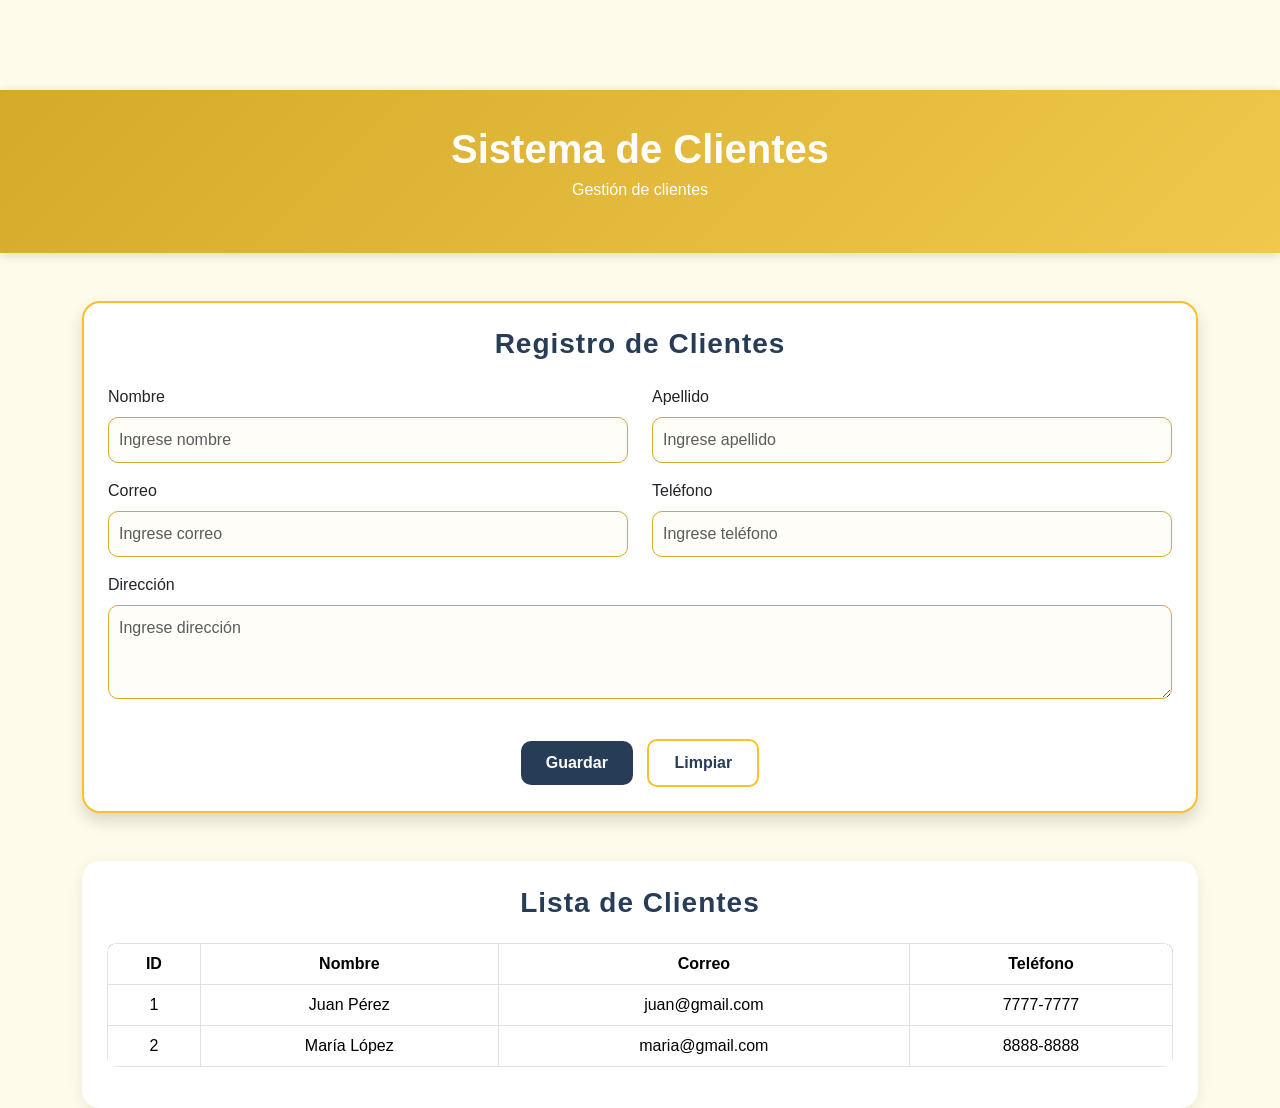
<file: ProyectoFinalPoo/src/main/webapp/clientes.html>
<!DOCTYPE html>
<html lang="es">
<head>
    <meta charset="UTF-8">
    <meta name="viewport" content="width=device-width, initial-scale=1.0">
    <title>Módulo Clientes</title>

    <!-- Bootstrap -->
    <link href="https://cdn.jsdelivr.net/npm/bootstrap@5.3.2/dist/css/bootstrap.min.css" rel="stylesheet">

    <!-- CSS -->
    <link rel="stylesheet" href="estiloCliente.css">
</head>
<body>

    <!-- ENCABEZADO -->
    <header class="header text-center">
        <h1>Sistema de Clientes</h1>
        <p>Gestión de clientes</p>
    </header>

    <!-- CONTENIDO -->
    <div class="container mt-5">

        <!-- FORMULARIO -->
        <div class="card shadow p-4">
            <h3 class="mb-4 text-center">Registro de Clientes</h3>

            <form>
                <div class="row">

                    <div class="col-md-6 mb-3">
                        <label class="form-label">Nombre</label>
                        <input type="text" class="form-control" placeholder="Ingrese nombre">
                    </div>

                    <div class="col-md-6 mb-3">
                        <label class="form-label">Apellido</label>
                        <input type="text" class="form-control" placeholder="Ingrese apellido">
                    </div>

                    <div class="col-md-6 mb-3">
                        <label class="form-label">Correo</label>
                        <input type="email" class="form-control" placeholder="Ingrese correo">
                    </div>

                    <div class="col-md-6 mb-3">
                        <label class="form-label">Teléfono</label>
                        <input type="text" class="form-control" placeholder="Ingrese teléfono">
                    </div>

                    <div class="col-md-12 mb-3">
                        <label class="form-label">Dirección</label>
                        <textarea class="form-control" rows="3" placeholder="Ingrese dirección"></textarea>
                    </div>

                </div>

                <!-- BOTONES -->
                <div class="text-center mt-4">
                    <button type="submit" class="btn btn-guardar">Guardar</button>
                    <button type="reset" class="btn btn-limpiar">Limpiar</button>
                </div>
            </form>
        </div>

        <!-- TABLA -->
        <div class="tabla-clientes mt-5">
            <h3 class="text-center mb-4">Lista de Clientes</h3>

            <table class="table table-bordered table-hover text-center">
                <thead>
                    <tr>
                        <th>ID</th>
                        <th>Nombre</th>
                        <th>Correo</th>
                        <th>Teléfono</th>
                    </tr>
                </thead>

                <tbody>
                    <tr>
                        <td>1</td>
                        <td>Juan Pérez</td>
                        <td>juan@gmail.com</td>
                        <td>7777-7777</td>
                    </tr>

                    <tr>
                        <td>2</td>
                        <td>María López</td>
                        <td>maria@gmail.com</td>
                        <td>8888-8888</td>
                    </tr>
                </tbody>
            </table>
        </div>

    </div>

</body>
</html>
</file>
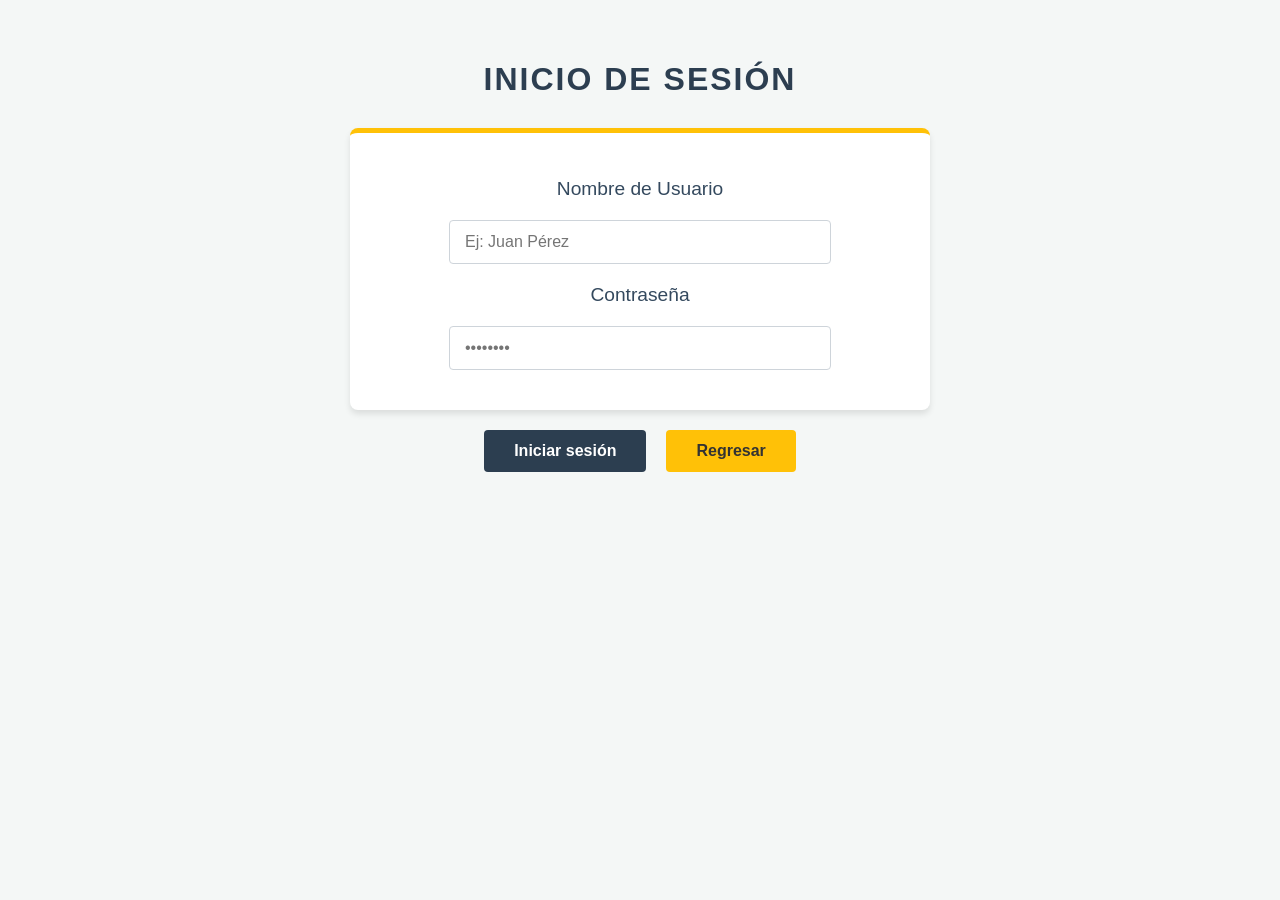
<file: ProyectoFinalPoo/src/main/webapp/login.html>
<!DOCTYPE html>
<!--
Click nbfs://nbhost/SystemFileSystem/Templates/Licenses/license-default.txt to change this license
Click nbfs://nbhost/SystemFileSystem/Templates/JSP_Servlet/Html.html to edit this template
-->
<!DOCTYPE html>
<html lang="es">
<head>
    <meta charset="UTF-8">
    <title>Ferretería - Inicio de Sesión</title>
    <style>
        /* FONDO DE LA PAGINA - Basado en el fondo claro de la imagen */
        body { 
            font-family: 'Segoe UI', Tahoma, Geneva, Verdana, sans-serif; 
            margin: 0; 
            padding: 40px 20px; 
            background-color: #f4f7f6; 
        }

        h1.titulo-principal {
            text-align: center;
            color: #2c3e50; /* Un tono oscuro profesional */
            margin-bottom: 30px;
            text-transform: uppercase;
            letter-spacing: 2px;
        }

        /* Panel Superior donde están los inputs */
        .panel-inicio {
            background: #ffffff; /* Fondo blanco como las tarjetas de productos */
            padding: 40px;
            border-radius: 8px; /* Esquinas menos redondeadas, más industrial */
            display: flex;
            flex-direction: column;
            align-items: center;
            gap: 15px;
            margin: 0 auto 20px auto;
            max-width: 500px;
            box-shadow: 0 4px 6px rgba(0,0,0,0.1); /* Sombra suave para resaltar */
            border-top: 5px solid #ffc107; /* Detalle amarillo como el botón de artículos */
        }

        .estilo-letras {
            color: #34495e;
            text-align: center;
            font-size: 1.2rem;
            margin: 5px 0;
        }

        .estilo-input {
            padding: 12px 15px;
            font-size: 16px;
            width: 100%;
            max-width: 350px;
            border-radius: 4px;
            border: 1px solid #ced4da;
            outline: none;
            background-color: #fff;
            transition: border-color 0.3s;
        }

        /* Efecto cuando el usuario hace clic */
        .estilo-input:focus {
            border-color: #2c3e50; /* Azul oscuro al enfocar */
            background-color: #ffffff;
        }

        .panel-botones {
            display: flex;
            justify-content: center;
            gap: 20px;
            margin-top: 10px;
        }

        .btn { 
            padding: 12px 30px; 
            border: none; 
            border-radius: 4px; 
            color: white; 
            cursor: pointer; 
            font-weight: bold;
            font-size: 16px;
            transition: background 0.3s ease;
            text-decoration: none;
            display: inline-block;
        }

        /* Botón Iniciar Sesión - Usando el azul oscuro de "Agregar al Carrito" */
        .btn-agregar { 
            background-color: #2c3e50; 
        }

        .btn-agregar:hover {
            background-color: #1a252f;
        }

        /* Botón Regresar - Usando el amarillo del carrito para contraste */
        .btn-volver {
            background-color: #ffc107;
            color: #333; /* Texto oscuro para que se lea bien en amarillo */
        }

        .btn-volver:hover {
            background-color: #e0a800;
        }

    </style>
</head>
<body>

    <h1 class="titulo-principal">Inicio de Sesión</h1>

    <div class="panel-inicio">
        <label class="estilo-letras">Nombre de Usuario</label> 
        <input type="text" class="estilo-input" placeholder="Ej: Juan Pérez">
        
        <label class="estilo-letras">Contraseña</label> 
        <input type="password" class="estilo-input" placeholder="••••••••">
    </div>

    <div class="panel-botones">
        <a href="agregarVenta.html" class="btn btn-agregar">Iniciar sesión</a>
        <a href="index.html" class="btn btn-volver">Regresar</a>
    </div>

</body>
</html>
</file>
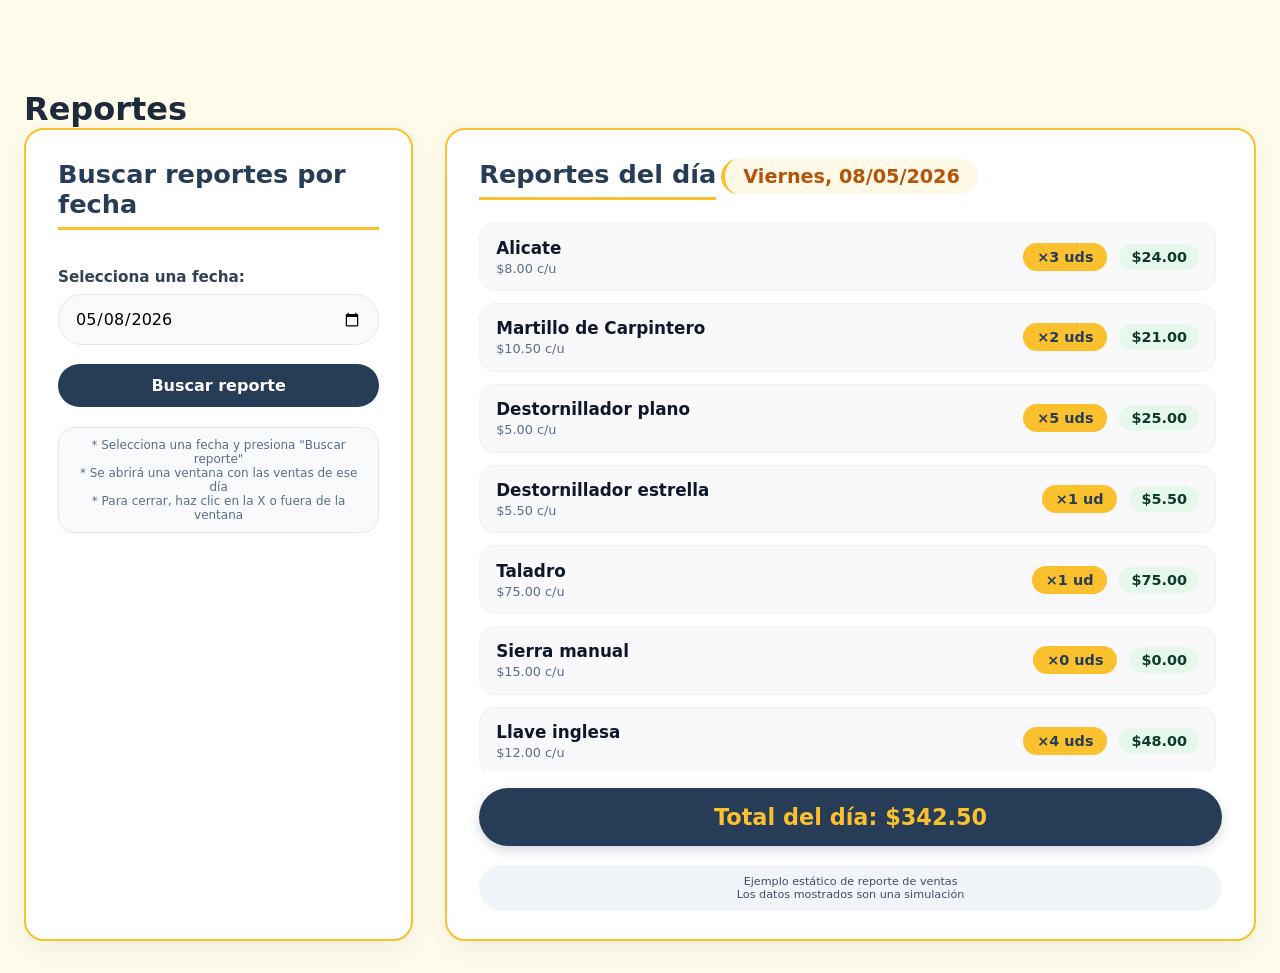
<file: ProyectoFinalPoo/src/main/webapp/Reportes.html>
<!DOCTYPE html>
<html lang="es">
<head>
    <!--
    Click nbfs://nbhost/SystemFileSystem/Templates/Licenses/license-default.txt to change this license
    Click nbfs://nbhost/SystemFileSystem/Templates/JSP_Servlet/Html.html to edit this template
    -->
    <meta charset="UTF-8">
    <meta name="viewport" content="width=device-width, initial-scale=1.0">
    <title>Reportes - Panel de Ventas</title>
    <link rel="stylesheet" href="estiloReportes.css">
</head>
<body>

<div class="app-container">
    <!-- FRANJA AMARILLA: Título principal "Reportes" -->
    <header class="report-header">
        <h1>Reportes</h1>
    </header>

    <!-- Contenido principal: dos columnas -->
    <div class="dashboard">
        <!-- COLUMNA IZQUIERDA: Calendario + buscador por fecha -->
        <aside class="calendar-section">
            <div class="card">
                <h2 class="section-title">Buscar reportes por fecha</h2>
                <div class="date-picker-wrapper">
                    <label for="fechaReporte">Selecciona una fecha:</label>
                    <input type="date" id="fechaReporte" class="date-input" value="2026-05-08">
                </div>
                <!-- Enlace que abre el popup (sin JavaScript) -->
                <a href="#reporteModal" class="btn-search">Buscar reporte</a>
                <div class="cal-note">
                    * Selecciona una fecha y presiona "Buscar reporte"<br>
                    * Se abrirá una ventana con las ventas de ese día<br>
                    * Para cerrar, haz clic en la X o fuera de la ventana
                </div>
            </div>
        </aside>

        <!-- COLUMNA DERECHA: Reportes del día -->
        <main class="sales-section">
            <div class="card sales-card">
                <h2 class="section-title">Reportes del día</h2>
                
                <div class="fecha-actual">
                    Viernes, 08/05/2026
                </div>
                
                <div class="ventas-lista">
                    <!-- Producto 1 -->
                    <div class="producto-item">
                        <div class="producto-info">
                            <span class="prod-nombre">Alicate</span>
                            <span class="prod-precio">$8.00 c/u</span>
                        </div>
                        <div class="prod-stats">
                            <span class="prod-cantidad">×3 uds</span>
                            <span class="prod-subtotal">$24.00</span>
                        </div>
                    </div>

                    <!-- Producto 2 -->
                    <div class="producto-item">
                        <div class="producto-info">
                            <span class="prod-nombre">Martillo de Carpintero</span>
                            <span class="prod-precio">$10.50 c/u</span>
                        </div>
                        <div class="prod-stats">
                            <span class="prod-cantidad">×2 uds</span>
                            <span class="prod-subtotal">$21.00</span>
                        </div>
                    </div>

                    <!-- Producto 3 -->
                    <div class="producto-item">
                        <div class="producto-info">
                            <span class="prod-nombre">Destornillador plano</span>
                            <span class="prod-precio">$5.00 c/u</span>
                        </div>
                        <div class="prod-stats">
                            <span class="prod-cantidad">×5 uds</span>
                            <span class="prod-subtotal">$25.00</span>
                        </div>
                    </div>

                    <!-- Producto 4 -->
                    <div class="producto-item">
                        <div class="producto-info">
                            <span class="prod-nombre">Destornillador estrella</span>
                            <span class="prod-precio">$5.50 c/u</span>
                        </div>
                        <div class="prod-stats">
                            <span class="prod-cantidad">×1 ud</span>
                            <span class="prod-subtotal">$5.50</span>
                        </div>
                    </div>

                    <!-- Producto 5 -->
                    <div class="producto-item">
                        <div class="producto-info">
                            <span class="prod-nombre">Taladro</span>
                            <span class="prod-precio">$75.00 c/u</span>
                        </div>
                        <div class="prod-stats">
                            <span class="prod-cantidad">×1 ud</span>
                            <span class="prod-subtotal">$75.00</span>
                        </div>
                    </div>

                    <!-- Producto 6 -->
                    <div class="producto-item">
                        <div class="producto-info">
                            <span class="prod-nombre">Sierra manual</span>
                            <span class="prod-precio">$15.00 c/u</span>
                        </div>
                        <div class="prod-stats">
                            <span class="prod-cantidad">×0 uds</span>
                            <span class="prod-subtotal">$0.00</span>
                        </div>
                    </div>

                    <!-- Producto 7 -->
                    <div class="producto-item">
                        <div class="producto-info">
                            <span class="prod-nombre">Llave inglesa</span>
                            <span class="prod-precio">$12.00 c/u</span>
                        </div>
                        <div class="prod-stats">
                            <span class="prod-cantidad">×4 uds</span>
                            <span class="prod-subtotal">$48.00</span>
                        </div>
                    </div>

                    <!-- Producto 8 -->
                    <div class="producto-item">
                        <div class="producto-info">
                            <span class="prod-nombre">Cinta métrica</span>
                            <span class="prod-precio">$4.00 c/u</span>
                        </div>
                        <div class="prod-stats">
                            <span class="prod-cantidad">×3 uds</span>
                            <span class="prod-subtotal">$12.00</span>
                        </div>
                    </div>

                    <!-- Producto 9 -->
                    <div class="producto-item">
                        <div class="producto-info">
                            <span class="prod-nombre">Nivel</span>
                            <span class="prod-precio">$9.50 c/u</span>
                        </div>
                        <div class="prod-stats">
                            <span class="prod-cantidad">×2 uds</span>
                            <span class="prod-subtotal">$19.00</span>
                        </div>
                    </div>

                    <!-- Producto 10 -->
                    <div class="producto-item">
                        <div class="producto-info">
                            <span class="prod-nombre">Caja de herramientas</span>
                            <span class="prod-precio">$25.00 c/u</span>
                        </div>
                        <div class="prod-stats">
                            <span class="prod-cantidad">×1 ud</span>
                            <span class="prod-subtotal">$25.00</span>
                        </div>
                    </div>

                    <!-- Producto 11 -->
                    <div class="producto-item">
                        <div class="producto-info">
                            <span class="prod-nombre">Pintura blanca</span>
                            <span class="prod-precio">$22.00 c/u</span>
                        </div>
                        <div class="prod-stats">
                            <span class="prod-cantidad">×2 uds</span>
                            <span class="prod-subtotal">$44.00</span>
                        </div>
                    </div>

                    <!-- Producto 12 -->
                    <div class="producto-item">
                        <div class="producto-info">
                            <span class="prod-nombre">Pintura azul</span>
                            <span class="prod-precio">$22.00 c/u</span>
                        </div>
                        <div class="prod-stats">
                            <span class="prod-cantidad">×2 uds</span>
                            <span class="prod-subtotal">$44.00</span>
                        </div>
                    </div>
                </div>
                
                <div class="total-ventas">
                    Total del día: $342.50
                </div>
                
                <div class="note-simulacion">
                    Ejemplo estático de reporte de ventas<br>
                    Los datos mostrados son una simulación
                </div>
            </div>
        </main>
    </div>
</div>

<!-- VENTANA MODAL (POPUP) - se abre al hacer clic en "Buscar reporte" -->
<div id="reporteModal" class="modal">
    <div class="modal-content">
        <div class="modal-header">
            <h2>Reporte de Ventas</h2>
            <a href="#" class="modal-close">×</a>
        </div>
        <div class="modal-body">
            <div class="modal-fecha">Viernes, 08/05/2026</div>
            
            <div class="modal-lista-productos">
                <div class="modal-producto-item">
                    <div class="producto-info">
                        <span class="modal-prod-nombre">Alicate</span>
                        <span class="modal-prod-precio">$8.00 c/u</span>
                    </div>
                    <div class="modal-prod-stats">
                        <span class="modal-prod-cantidad">×3 uds</span>
                        <span class="modal-prod-subtotal">$24.00</span>
                    </div>
                </div>
                
                <div class="modal-producto-item">
                    <div class="producto-info">
                        <span class="modal-prod-nombre">Martillo de Carpintero</span>
                        <span class="modal-prod-precio">$10.50 c/u</span>
                    </div>
                    <div class="modal-prod-stats">
                        <span class="modal-prod-cantidad">×2 uds</span>
                        <span class="modal-prod-subtotal">$21.00</span>
                    </div>
                </div>
                
                <div class="modal-producto-item">
                    <div class="producto-info">
                        <span class="modal-prod-nombre">Destornillador plano</span>
                        <span class="modal-prod-precio">$5.00 c/u</span>
                    </div>
                    <div class="modal-prod-stats">
                        <span class="modal-prod-cantidad">×5 uds</span>
                        <span class="modal-prod-subtotal">$25.00</span>
                    </div>
                </div>
                
                <div class="modal-producto-item">
                    <div class="producto-info">
                        <span class="modal-prod-nombre">Destornillador estrella</span>
                        <span class="modal-prod-precio">$5.50 c/u</span>
                    </div>
                    <div class="modal-prod-stats">
                        <span class="modal-prod-cantidad">×1 ud</span>
                        <span class="modal-prod-subtotal">$5.50</span>
                    </div>
                </div>
                
                <div class="modal-producto-item">
                    <div class="producto-info">
                        <span class="modal-prod-nombre">Taladro</span>
                        <span class="modal-prod-precio">$75.00 c/u</span>
                    </div>
                    <div class="modal-prod-stats">
                        <span class="modal-prod-cantidad">×1 ud</span>
                        <span class="modal-prod-subtotal">$75.00</span>
                    </div>
                </div>
                
                <div class="modal-producto-item">
                    <div class="producto-info">
                        <span class="modal-prod-nombre">Llave inglesa</span>
                        <span class="modal-prod-precio">$12.00 c/u</span>
                    </div>
                    <div class="modal-prod-stats">
                        <span class="modal-prod-cantidad">×4 uds</span>
                        <span class="modal-prod-subtotal">$48.00</span>
                    </div>
                </div>
                
                <div class="modal-producto-item">
                    <div class="producto-info">
                        <span class="modal-prod-nombre">Cinta métrica</span>
                        <span class="modal-prod-precio">$4.00 c/u</span>
                    </div>
                    <div class="modal-prod-stats">
                        <span class="modal-prod-cantidad">×3 uds</span>
                        <span class="modal-prod-subtotal">$12.00</span>
                    </div>
                </div>
                
                <div class="modal-producto-item">
                    <div class="producto-info">
                        <span class="modal-prod-nombre">Nivel</span>
                        <span class="modal-prod-precio">$9.50 c/u</span>
                    </div>
                    <div class="modal-prod-stats">
                        <span class="modal-prod-cantidad">×2 uds</span>
                        <span class="modal-prod-subtotal">$19.00</span>
                    </div>
                </div>
                
                <div class="modal-producto-item">
                    <div class="producto-info">
                        <span class="modal-prod-nombre">Caja de herramientas</span>
                        <span class="modal-prod-precio">$25.00 c/u</span>
                    </div>
                    <div class="modal-prod-stats">
                        <span class="modal-prod-cantidad">×1 ud</span>
                        <span class="modal-prod-subtotal">$25.00</span>
                    </div>
                </div>
                
                <div class="modal-producto-item">
                    <div class="producto-info">
                        <span class="modal-prod-nombre">Pintura blanca</span>
                        <span class="modal-prod-precio">$22.00 c/u</span>
                    </div>
                    <div class="modal-prod-stats">
                        <span class="modal-prod-cantidad">×2 uds</span>
                        <span class="modal-prod-subtotal">$44.00</span>
                    </div>
                </div>
                
                <div class="modal-producto-item">
                    <div class="producto-info">
                        <span class="modal-prod-nombre">Pintura azul</span>
                        <span class="modal-prod-precio">$22.00 c/u</span>
                    </div>
                    <div class="modal-prod-stats">
                        <span class="modal-prod-cantidad">×2 uds</span>
                        <span class="modal-prod-subtotal">$44.00</span>
                    </div>
                </div>
            </div>
            
            <div class="modal-total">Total del día: $342.50</div>
        </div>
    </div>
</div>

</body>
</html>
</file>
<file: ProyectoFinalPoo/src/main/webapp/estiloCliente.css>
/* ==========================================
   Configuración General del Cuerpo
   ========================================== */
body {
    background-color: #FEFBEA; /* Cambiado a tu crema oficial para unificar todo el sistema */
    font-family: Arial, Helvetica, sans-serif;
    color: #3b3b3b;
    
    /* ESPACIO OBLIGATORIO PARA QUE LA BARRA FIJA NO TAPE EL FORMULARIO */
    padding-top: 90px !important; 
}

/* ENCABEZADO (Mantenido por si usas la clase en subsecciones) */
.header {
    background: linear-gradient(135deg, #d4aa2a, #f0c84b);
    color: white;
    padding: 35px;
    box-shadow: 0px 2px 10px rgba(0,0,0,0.15);
}

.header h1 {
    font-size: 40px;
    font-weight: bold;
    margin-bottom: 5px;
}

/* TARJETA */
.card {
    border-radius: 18px;
    border: 2px solid #FBC02D; /* Sintonizado con el amarillo de la barra */
    background-color: #ffffff;
    box-shadow: 0px 4px 12px rgba(0,0,0,0.08);
    transition: 0.3s;
}

.card:hover {
    transform: translateY(-5px);
    box-shadow: 0px 6px 18px rgba(0,0,0,0.15);
}

/* TITULOS */
h3 {
    color: #273C56; /* Cambiado a tu azul marino de la barra para mejor contraste */
    font-weight: bold;
    letter-spacing: 1px;
}

/* INPUTS */
.form-control {
    border-radius: 10px;
    border: 1px solid #d4aa2a;
    padding: 10px;
    transition: 0.3s;
    background-color: #fffdf7;
}

.form-control:focus {
    box-shadow: 0px 0px 8px rgba(212, 170, 42, 0.5);
    border-color: #d4aa2a;
    background-color: white;
}

/* BOTONES */
.btn-guardar {
    background-color: #273C56; /* Forzado a tu azul marino oscuro exacto */
    color: white;
    padding: 10px 25px;
    border-radius: 10px;
    border: none;
    margin-right: 10px;
    font-weight: bold;
    transition: 0.3s;
}

.btn-guardar:hover {
    background-color: #1a293b;
    transform: scale(1.05);
    color: white;
}

.btn-limpiar {
    background-color: #ffffff;
    border: 2px solid #FBC02D; /* Tu amarillo oro */
    color: #273C56; /* Texto azul marino oscuro */
    padding: 10px 25px;
    border-radius: 10px;
    font-weight: bold;
    transition: 0.3s;
}

.btn-limpiar:hover {
    background-color: #FBC02D;
    color: #273C56;
    transform: scale(1.05);
}

/* TABLA */
.tabla-clientes {
    background-color: #ffffff;
    padding: 25px;
    border-radius: 18px;
    box-shadow: 0px 4px 15px rgba(0,0,0,0.08);
}

/* ENCABEZADO TABLA */
table thead {
    background-color: #273C56; /* Cabecera azul marino para que haga juego con la Navbar */
    color: white;
}

/* FILAS */
table tbody tr:hover {
    background-color: #fdf3cf;
    transition: 0.3s;
}

/* BORDES TABLA */
.table {
    border-radius: 10px;
    overflow: hidden;
}

/* BOTONES GENERALES */
button {
    transition: 0.3s;
}

/* BUSCADOR */
.search-box {
    background-color: white;
    border: 2px solid #d4aa2a;
    border-radius: 12px;
    padding: 8px 15px;
}

/* PRODUCTOS */
.producto-precio {
    color: #d48700;
    font-weight: bold;
    font-size: 18px;
}

.producto-nombre {
    color: #2d2d2d;
    font-weight: bold;
}
</file>
<file: ProyectoFinalPoo/src/main/webapp/estiloReportes.css>
/*
Click nbfs://nbhost/SystemFileSystem/Templates/Licenses/license-default.txt to change this license
Click nbfs://nbhost/SystemFileSystem/Templates/JSP_Servlet/CascadeStyleSheet.css to edit this template
*/
/* Created on : May 8, 2026, 12:21:37 PM
    Author     : lalon
*/

/* Reset y estilos base */
* {
    margin: 0;
    padding: 0;
    box-sizing: border-box;
}

body {
    /* Fondo crema claro oficial de la ferretería */
    background-color: #FEFBEA !important;
    font-family: 'Inter', system-ui, -apple-system, 'Segoe UI', Roboto, Helvetica, Arial, sans-serif;
    color: #1e293b;
    
    /* ESPACIO EXTRA IMPRESCINDIBLE PARA LA BARRA FIJA SUPERIOR */
    padding-top: 90px !important;
    padding-left: 1.5rem;
    padding-right: 1.5rem;
    padding-bottom: 2rem;
}

.app-container {
    max-width: 1400px;
    margin: 0 auto;
    width: 100%;
}

/* Layout dos columnas */
.dashboard {
    display: flex;
    flex-wrap: wrap;
    gap: 2rem;
}

.calendar-section {
    flex: 1.2;
    min-width: 280px;
}

.sales-section {
    flex: 2.5;
    min-width: 350px;
}

/* Tarjetas limpias con bordes amarillo oro */
.card {
    background: #ffffff;
    border-radius: 20px;
    box-shadow: 0 8px 24px rgba(0, 0, 0, 0.05);
    padding: 1.8rem 2rem;
    height: 100%;
    border: 2px solid #FBC02D; /* Sintonizado con tus productos y clientes */
}

.section-title {
    font-size: 1.6rem;
    font-weight: 600;
    margin-bottom: 1.4rem;
    padding-bottom: 0.5rem;
    border-bottom: 3px solid #FBC02D;
    display: inline-block;
    color: #273C56; /* Azul marino de tu barra */
}

/* Calendario */
.date-picker-wrapper {
    margin: 1rem 0 1.2rem 0;
}

.date-picker-wrapper label {
    font-weight: 600;
    display: block;
    margin-bottom: 0.5rem;
    color: #334155;
    font-size: 0.95rem;
}

.date-input {
    width: 100%;
    padding: 14px 16px;
    font-size: 1rem;
    border: 1.5px solid #e2e8f0;
    border-radius: 24px;
    background-color: #f9fafb;
    font-weight: 500;
    font-family: inherit;
    cursor: pointer;
}

.date-input:focus {
    outline: none;
    border-color: #FBC02D;
    box-shadow: 0 0 0 3px rgba(251, 192, 45, 0.2);
}

/* Botón de búsqueda (Enlace adaptado al azul marino oficial) */
.btn-search {
    background: #273C56; /* Combinación estricta con barra de inicio */
    color: white;
    border: none;
    padding: 12px 20px;
    font-size: 1rem;
    font-weight: 600;
    border-radius: 40px;
    cursor: pointer;
    width: 100%;
    transition: all 0.2s ease;
    display: flex;
    align-items: center;
    justify-content: center;
    gap: 8px;
    font-family: inherit;
    text-decoration: none;
    box-sizing: border-box;
}

.btn-search:hover {
    background: #1a293b;
    transform: translateY(-2px);
    box-shadow: 0 6px 12px rgba(0, 0, 0, 0.1);
    color: white;
}

.cal-note {
    margin-top: 1.2rem;
    font-size: 0.75rem;
    color: #5b6e8c;
    text-align: center;
    background: #f8fafc;
    padding: 10px;
    border-radius: 16px;
    border: 1px solid #e2e8f0;
}

/* Reportes del día */
.fecha-actual {
    font-size: 1.2rem;
    font-weight: 600;
    background: #fef9e6;
    display: inline-block;
    padding: 6px 18px;
    border-radius: 40px;
    margin-bottom: 1.5rem;
    color: #b45309;
    border-left: 4px solid #FBC02D;
}

.ventas-lista {
    max-height: 550px;
    overflow-y: auto;
    padding-right: 6px;
    margin-bottom: 1rem;
}

.ventas-lista::-webkit-scrollbar {
    width: 6px;
}

.ventas-lista::-webkit-scrollbar-track {
    background: #e2e8f0;
    border-radius: 10px;
}

.ventas-lista::-webkit-scrollbar-thumb {
    background: #FBC02D;
    border-radius: 10px;
}

/* Producto individual */
.producto-item {
    background: #f9f9fc;
    border-radius: 16px;
    padding: 0.9rem 1rem;
    margin-bottom: 0.75rem;
    display: flex;
    justify-content: space-between;
    align-items: center;
    border: 1px solid #eef2f6;
    flex-wrap: wrap;
    gap: 10px;
}

.producto-item:hover {
    background: #ffffff;
    border-color: #fed7aa;
}

.producto-info {
    display: flex;
    flex-direction: column;
    flex: 2;
}

.prod-nombre {
    font-weight: 700;
    font-size: 1.05rem;
    color: #0f172a;
}

.prod-precio {
    font-size: 0.8rem;
    color: #5b6e8c;
    margin-top: 3px;
}

.prod-stats {
    display: flex;
    align-items: center;
    gap: 12px;
    flex-wrap: wrap;
}

.prod-cantidad {
    background: #FBC02D; /* Amarillo de tu paleta */
    color: #273C56; /* Texto azul marino oscuro */
    font-weight: 800;
    padding: 6px 14px;
    border-radius: 50px;
    font-size: 0.9rem;
    min-width: 70px;
    text-align: center;
}

.prod-subtotal {
    font-weight: 700;
    color: #0f3b2c;
    background: #e6f7ec;
    padding: 5px 12px;
    border-radius: 40px;
    font-size: 0.9rem;
}

/* Caja de Totalizador del Día */
.total-ventas {
    background: #273C56; /* Unificado con el color del menú */
    color: #FBC02D; /* Letras oro brillantes */
    padding: 1rem 1.2rem;
    border-radius: 40px;
    font-weight: 800;
    font-size: 1.4rem;
    text-align: center;
    margin-top: 1rem;
    box-shadow: 0 4px 12px rgba(39, 60, 86, 0.2);
}

.note-simulacion {
    font-size: 0.7rem;
    text-align: center;
    margin-top: 1.2rem;
    background: #f1f5f9;
    padding: 0.6rem;
    border-radius: 24px;
    color: #3b4e6e;
}

/* ========== MODAL / POPUP SIN JAVASCRIPT ========== */
.modal {
    display: none;
    position: fixed;
    z-index: 3000; /* Por encima de la barra fija */
    left: 0;
    top: 0;
    width: 100%;
    height: 100%;
    background-color: rgba(0, 0, 0, 0.5);
    backdrop-filter: blur(4px);
}

.modal:target {
    display: block;
    animation: fadeIn 0.2s ease;
}

@keyframes fadeIn {
    from { opacity: 0; }
    to { opacity: 1; }
}

.modal-content {
    background-color: #ffffff;
    margin: 5% auto;
    width: 90%;
    max-width: 700px;
    border-radius: 24px;
    box-shadow: 0 25px 50px -12px rgba(0, 0, 0, 0.3);
    animation: slideUp 0.3s ease;
    max-height: 85vh;
    display: flex;
    flex-direction: column;
    border: 2px solid #FBC02D;
}

@keyframes slideUp {
    from {
        transform: translateY(40px);
        opacity: 0;
    }
    to {
        transform: translateY(0);
        opacity: 1;
    }
}

.modal-header {
    display: flex;
    justify-content: space-between;
    align-items: center;
    padding: 1.5rem 2rem;
    border-bottom: 3px solid #FBC02D;
    background: #fef9e6;
    border-radius: 22px 22px 0 0;
}

.modal-header h2 {
    font-size: 1.6rem;
    font-weight: 700;
    color: #273C56;
    margin: 0;
}

.modal-close {
    font-size: 2rem;
    font-weight: bold;
    color: #5b6e8c;
    text-decoration: none;
    transition: all 0.2s;
    line-height: 1;
    display: inline-block;
}

.modal-close:hover {
    color: #dc2626;
    transform: scale(1.1);
}

.modal-body {
    padding: 1.8rem 2rem;
    overflow-y: auto;
    flex: 1;
}

.modal-fecha {
    font-size: 1.2rem;
    font-weight: 600;
    background: #fef9e6;
    display: inline-block;
    padding: 8px 20px;
    border-radius: 40px;
    margin-bottom: 1.5rem;
    color: #b45309;
    border-left: 4px solid #FBC02D;
}

.modal-lista-productos {
    margin-bottom: 1.5rem;
    max-height: 400px;
    overflow-y: auto;
    padding-right: 8px;
}

.modal-lista-productos::-webkit-scrollbar {
    width: 5px;
}

.modal-lista-productos::-webkit-scrollbar-track {
    background: #e2e8f0;
    border-radius: 10px;
}

.modal-lista-productos::-webkit-scrollbar-thumb {
    background: #FBC02D;
    border-radius: 10px;
}

.modal-producto-item {
    background: #f9f9fc;
    border-radius: 16px;
    padding: 0.9rem 1rem;
    margin-bottom: 0.75rem;
    display: flex;
    justify-content: space-between;
    align-items: center;
    border: 1px solid #eef2f6;
    flex-wrap: wrap;
    gap: 10px;
}

.modal-producto-item:hover {
    background: #ffffff;
    border-color: #fed7aa;
}

.modal-prod-nombre {
    font-weight: 700;
    font-size: 1rem;
    color: #0f172a;
}

.modal-prod-precio {
    font-size: 0.75rem;
    color: #5b6e8c;
    margin-top: 3px;
}

.modal-prod-stats {
    display: flex;
    align-items: center;
    gap: 12px;
}

.modal-prod-cantidad {
    background: #FBC02D;
    color: #273C56;
    font-weight: 800;
    padding: 5px 12px;
    border-radius: 50px;
    font-size: 0.85rem;
    min-width: 65px;
    text-align: center;
}

.modal-prod-subtotal {
    font-weight: 700;
    color: #0f3b2c;
    background: #e6f7ec;
    padding: 5px 12px;
    border-radius: 40px;
    font-size: 0.85rem;
}

.modal-total {
    background: #273C56;
    color: #FBC02D;
    padding: 1rem 1.2rem;
    border-radius: 40px;
    font-weight: 800;
    font-size: 1.4rem;
    text-align: center;
    margin-top: 1rem;
}

/* Responsive */
@media (max-width: 780px) {
    body {
        padding: 1rem;
        padding-top: 85px !important;
    }
    
    .dashboard {
        flex-direction: column;
    }
    
    .section-title {
        font-size: 1.4rem;
    }
    
    .card {
        padding: 1.2rem;
    }
    
    .modal-content {
        width: 95%;
        margin: 15% auto;
    }
    
    .modal-header h2 {
        font-size: 1.3rem;
    }
    
    .modal-producto-item {
        flex-direction: column;
        align-items: flex-start;
    }
    
    .modal-prod-stats {
        width: 100%;
        justify-content: space-between;
    }
}
</file>
